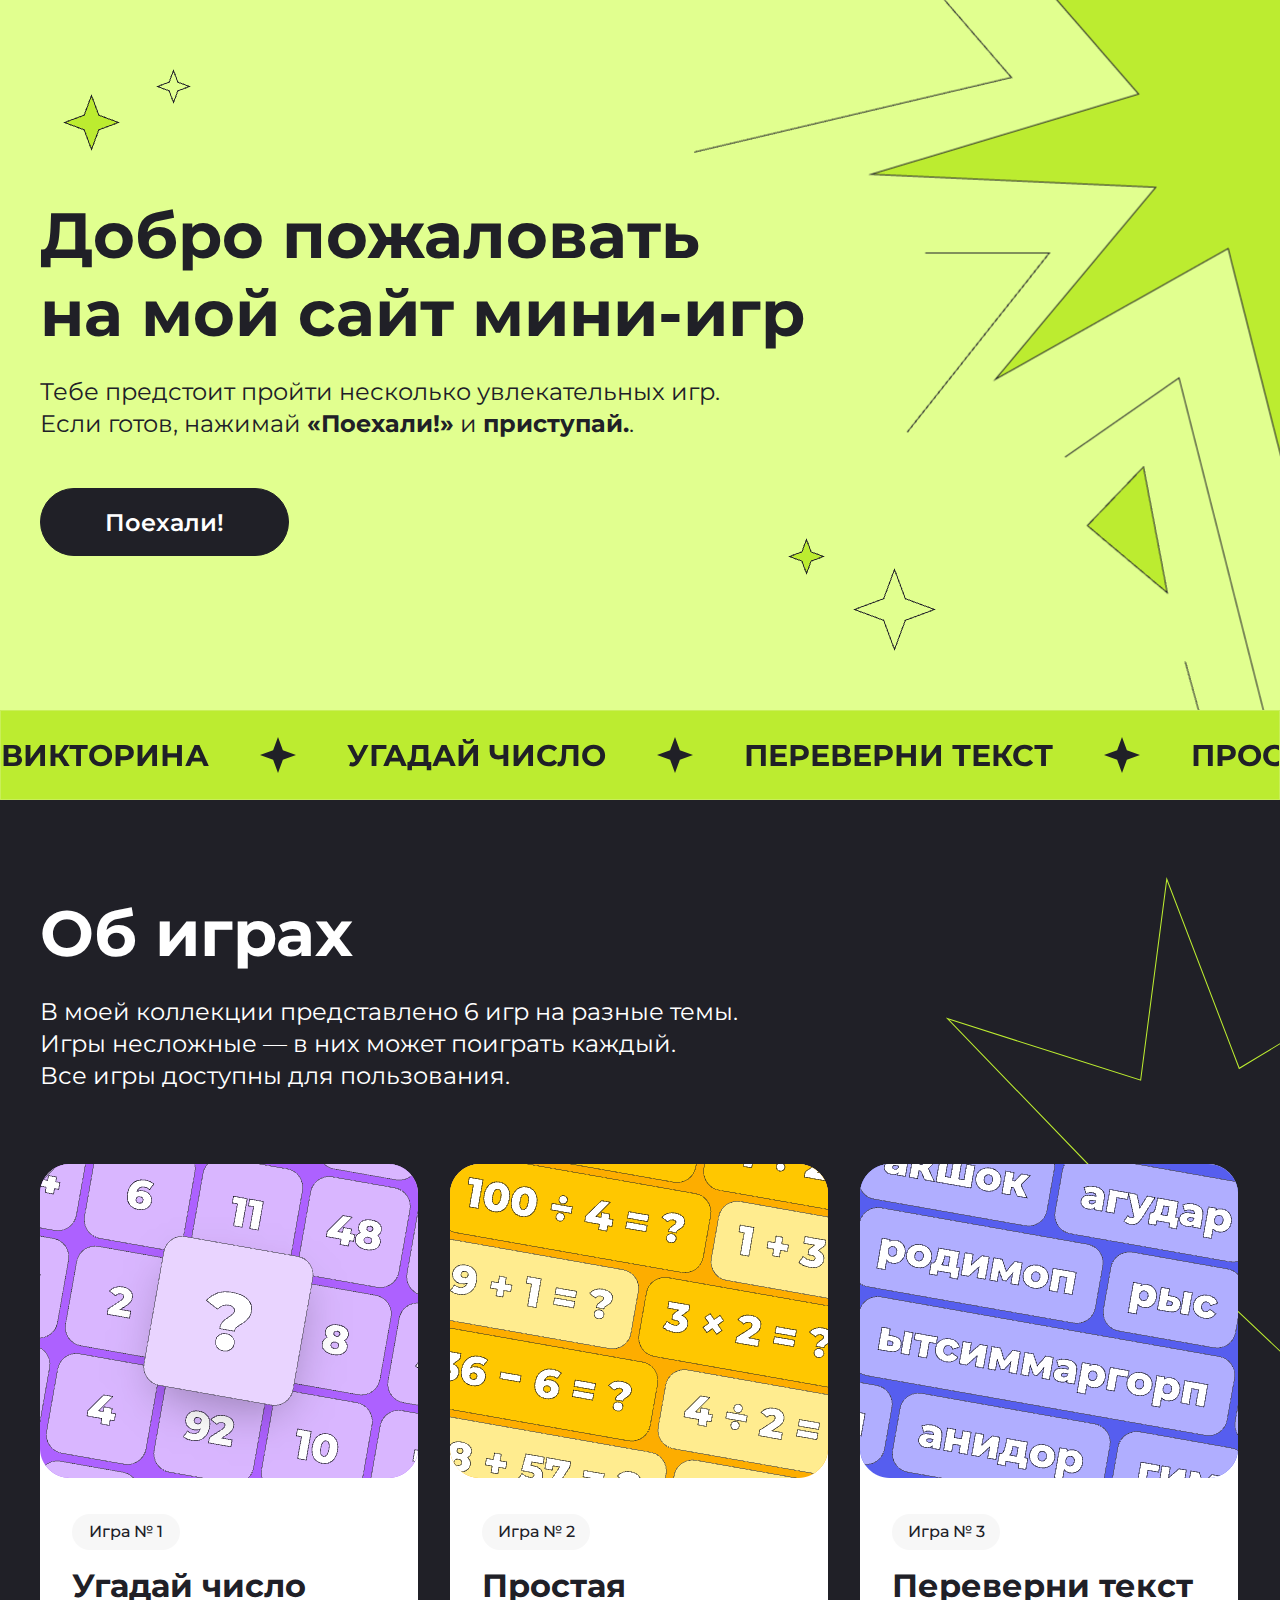
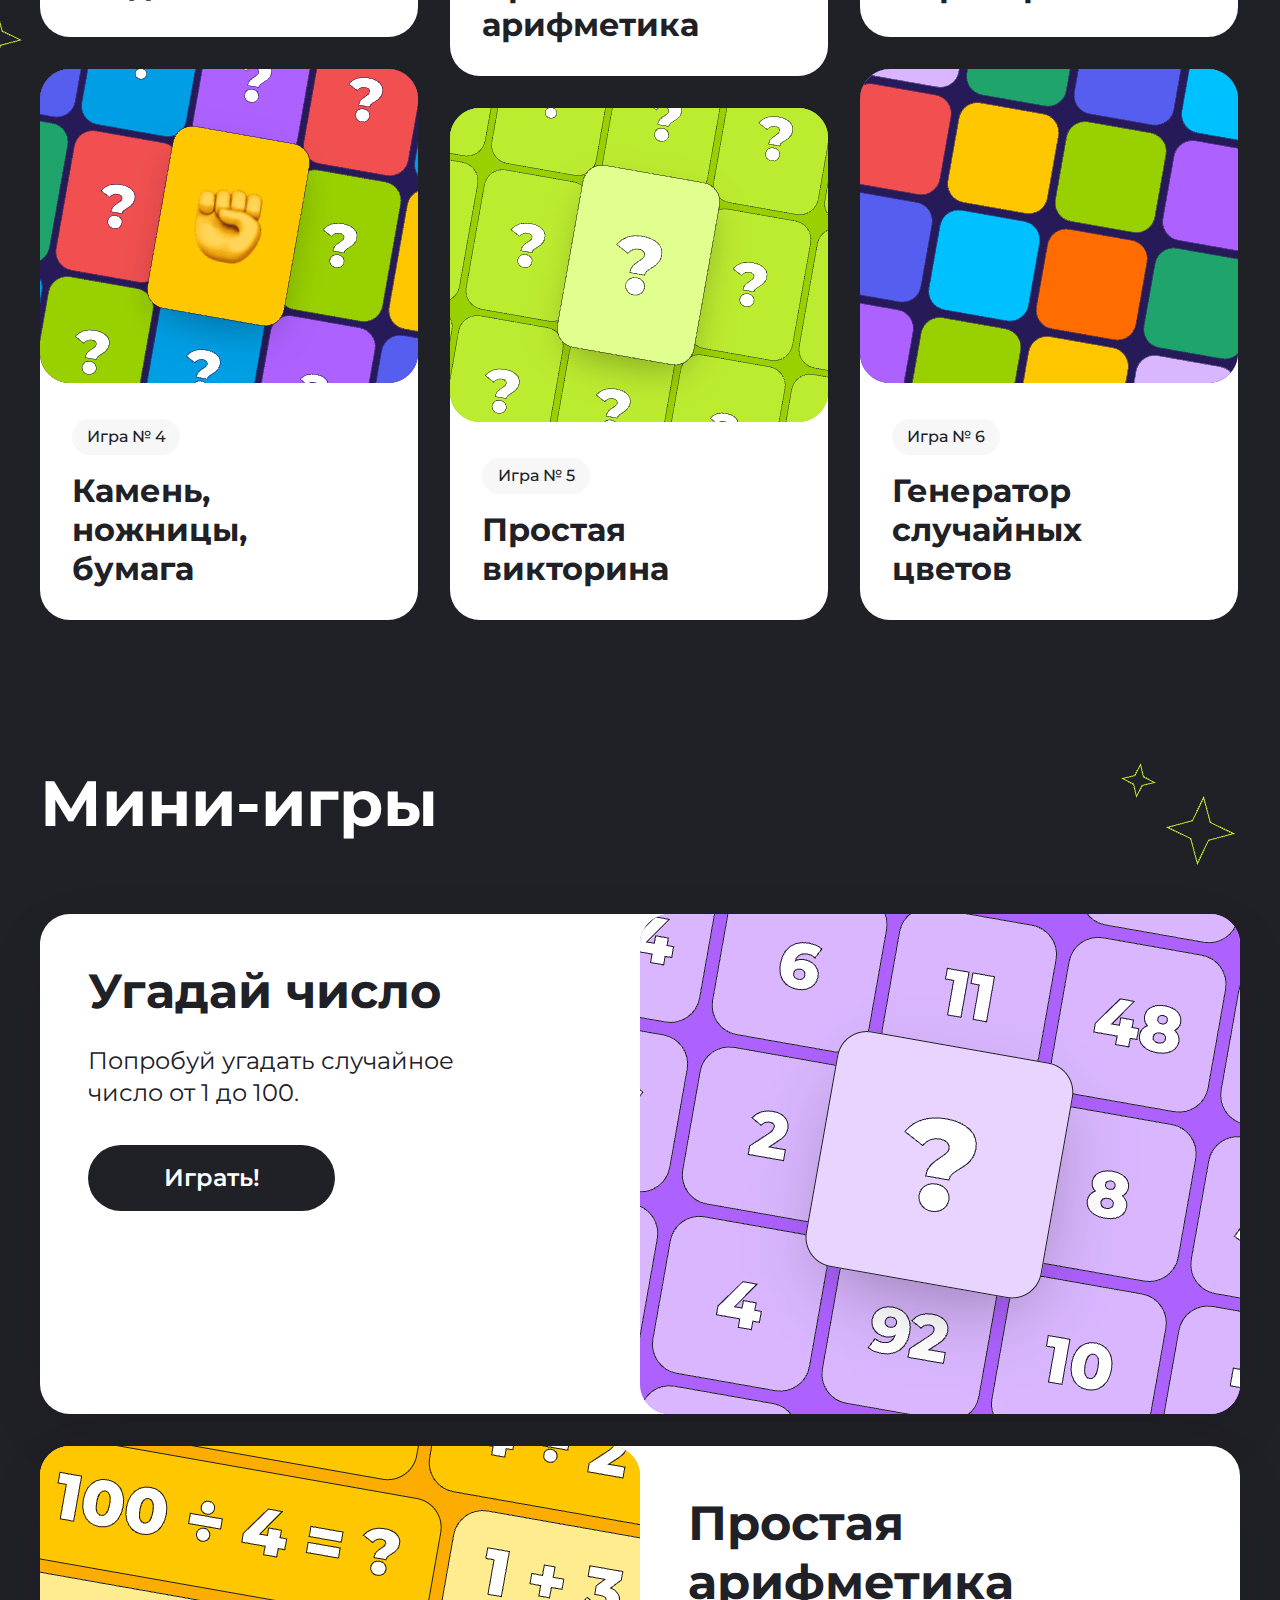
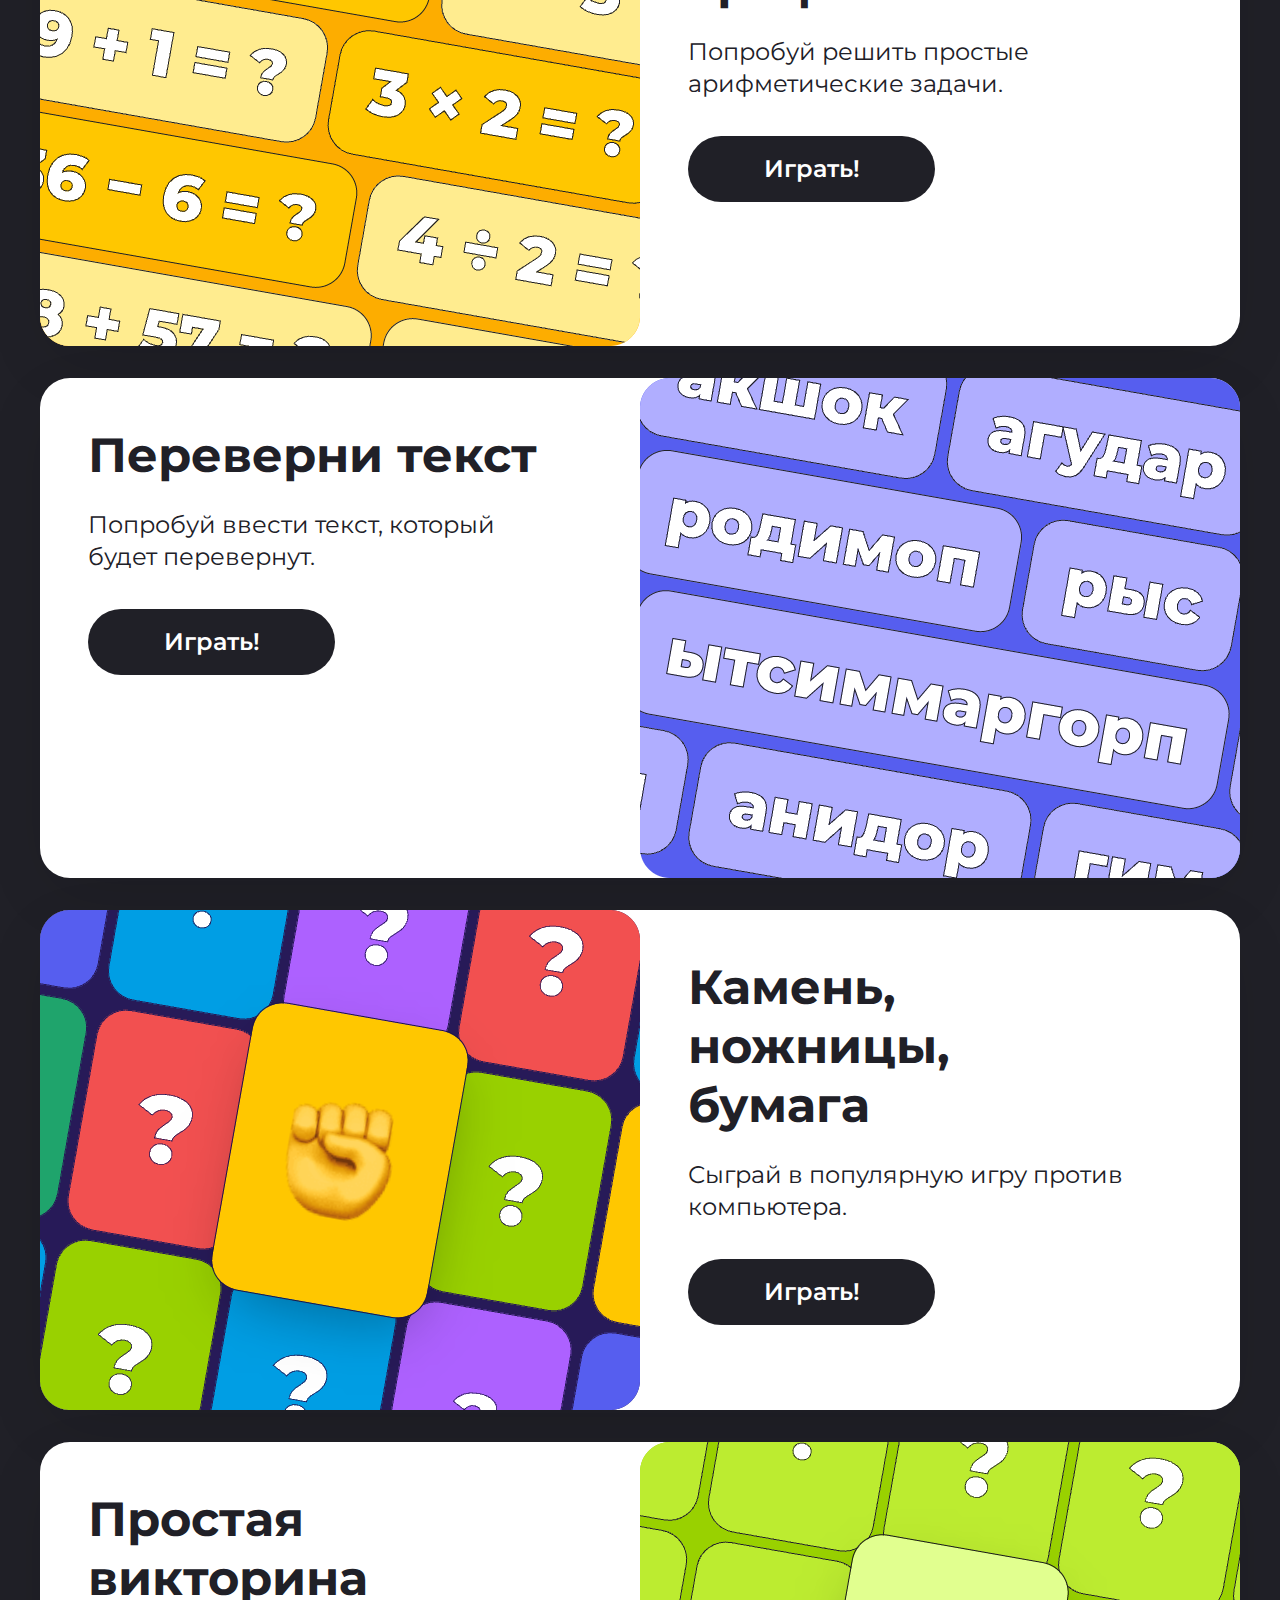
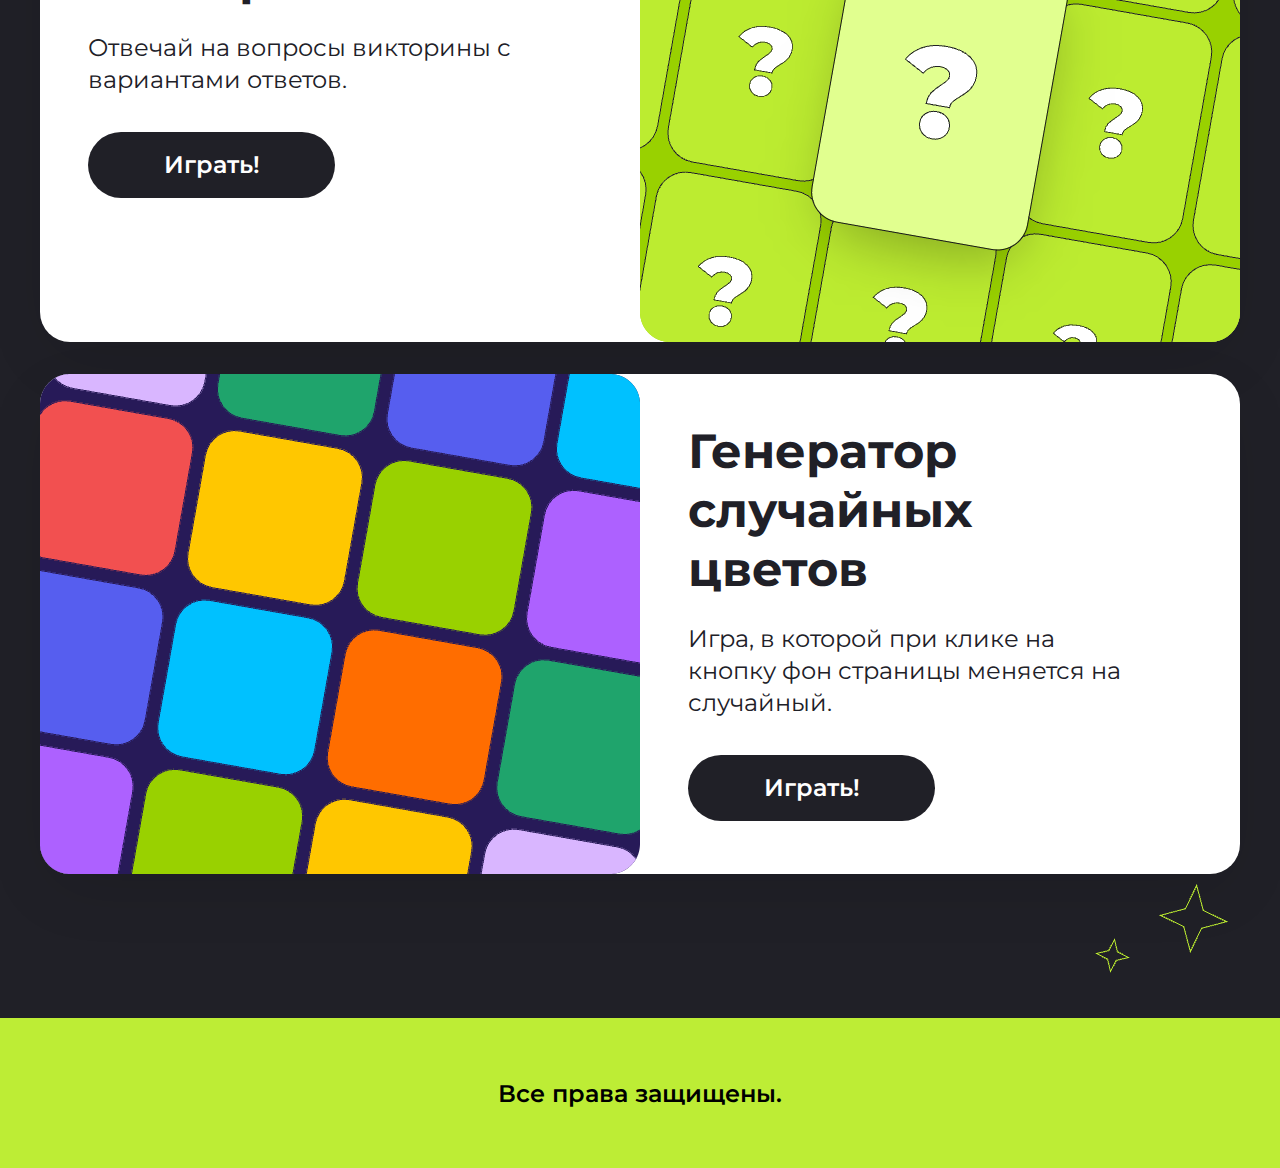
<file: index.html>
<!DOCTYPE html>
<html lang="en">
<head>
    <meta charset="UTF-8">
    <meta name="viewport" content="width=device-width, initial-scale=1.0">
    <title>Homework1</title>
    <link rel="preconnect" href="https://fonts.googleapis.com">
<link rel="preconnect" href="https://fonts.gstatic.com" crossorigin>
<link href="https://fonts.googleapis.com/css2?family=Montserrat:ital,wght@0,100..900;1,100..900&display=swap" rel="stylesheet">  
<link rel="stylesheet" href="style.css">
</head>
<body>
   <div class="top center">
        <div class="top__content">
            <h1 class="top__title"> Добро пожаловать <br/> на мой сайт мини-игр</h1>
            <p class="top__text"> Тебе предстоит пройти несколько увлекательных игр. <br/>Если готов, нажимай <b>«Поехали!»</b> и <b>приступай.</b>.</p>
            <a class="top__link" href="#games-title">Поехали!</a>

            <img class="top__vector top__vector_1" src="img/Star-2.png" alt="star">
            <img class="top__vector top__vector_2" src="img/Star-3.png" alt="star">
            <img class="top__vector top__vector_3" src="img/Star-4.png" alt="star">
            <img class="top__vector top__vector_4" src="img/Star-5.png" alt="star">
            <img class="top__vector top__vector_5" src="img/Star-group.png" alt="star">
            <img class="top__vector top__vector_6" src="img/Star-mobile.png" alt="star">

        </div>
    </div>
    <div class="running-line">
         <div class="running-line__innner">
            <p class="running-line__text">викторина</p>
            <img class="running-line__img" src="img/Star.svg" alt="star">
            <p class="running-line__text">угадай число</p>
            <img class="running-line__img" src="img/Star.svg" alt="star">
            <p class="running-line__text">Переверни текст</p>
            <img class="running-line__img" src="img/Star.svg" alt="star">
            <p class="running-line__text">Простая арифметика</p>
            <img class="running-line__img" src="img/Star.svg" alt="star">
            <p class="running-line__text">Камень, ножницы, бумага</p>
            <img class="running-line__img" src="img/Star.svg" alt="star">
            <p class="running-line__text">Генератор случайных цветов</p>
            <img class="running-line__img" src="img/Star.svg" alt="star">
            </div>
        </div>

    <section class="games__container center">
        
        <h2 id="games-title" class="games__title">Об играх</h2>
        <p class="games__text">
            В моей коллекции представлено 6 игр на разные темы.<br/>
            Игры несложные — в них может поиграть каждый.<br/>
            Все игры доступны для пользования.
        </p>
        <div class="card-box">
            <img class="card-box-vector card-box-vector_1" src="img/Star-1.svg" alt="star">
            <img class="card-box-vector card-box-vector_2" src="img/Star-11.png" alt="star">
            <img class="card-box-vector card-box-vector_3" src="img/Star-12.png" alt="star">
            <div class="card-box-1">
                <a href="#game1" class="game-card">
                    <div class="game-card__content">
                        <img class="game-card__img" src="img/card-1.png" alt="card-1">
                        <p class="game-card__number">Игра № 1</p>
                        <h3 class="game-card__title">Угадай число</h3>
                    </div>
                </a>

                <a href="#game4" class="game-card">
                    <div class="game-card__content game-card__content_big">
                        <img class="game-card__img" src="img/card-4.png" alt="card-4">
                        <p class="game-card__number">Игра № 4</p>
                        <h3 class="game-card__title">Камень, <br/> ножницы,<br/>бумага</h3>
                    </div>
                </a>
            </div>

            <div class="card-box-1">
                <a href="#game2" class="game-card">
                    <div class="game-card__content game-card__content_middle">
                        <img class="game-card__img" src="img/card-2.png" alt="card-2">
                        <p class="game-card__number">Игра № 2</p>
                        <h3 class="game-card__title">Простая <br/> арифметика</h3>
                    </div>
                </a>

                <a href="#game5" class="game-card">
                    <div class="game-card__content game-card__content_middle">
                        <img class="game-card__img" src="img/card-5.png" alt="card-5">
                        <p class="game-card__number">Игра № 5</p>
                        <h3 class="game-card__title">Простая <br/> викторина</h3>
                    </div>
                </a>
            </div>

            <div class="card-box-1">
                <a href="#game3" class="game-card">
                    <div class="game-card__content">
                        <img class="game-card__img" src="img/card-3.png" alt="card-3">
                        <p class="game-card__number">Игра № 3</p>
                        <h3 class="game-card__title">Переверни текст</h3>
                    </div>
                </a>

                <a href="#game6" class="game-card">
                    <div class="game-card__content game-card__content_big">
                        <img class="game-card__img" src="img/card-6.png" alt="card-6">
                        <p class="game-card__number">Игра № 6</p>
                        <h3 class="game-card__title">Генератор <br/> случайных <br/>цветов</h3>
                    </div>
                </a>
            </div>
        </div>
    </section>

    <section class="games__container games__container_mini center">
        <h2 class="games__title">Мини-игры</h2>
        <img class="games__vector games__vector_1" src="img/Star-6.png" alt="star">
        <img class="games__vector games__vector_2" src="img/Star-7.png" alt="star">
        <img class="games__vector games__vector_3" src="img/Star-6.png" alt="star">
        <img class="games__vector games__vector_4" src="img/Star-7.png" alt="star">
        <div class="mini-game__all-games">
                <div class="mini-game__content">
                    <div id="game1" class="mini-game__content-text">
                        <h3 class="mini-game__title">Угадай число</h3>
                        <p class="mini-game__text">Попробуй угадать случайное<br/> число от 1 до 100.</p>
                        <a class="mini-game__link" onclick="guessTheNumber()" href="#">Играть!</a>
                    </div>
                    <img class="mini-game__img-right" src="img/big-card-1.png" alt="card-1">
                </div>
                <div id="game2" class="mini-game__content">
                    <img class="mini-game__img-right" src="img/big-card-2.png" alt="card-2">
                    <div class="mini-game__content-text">
                        <h3 class="mini-game__title">Простая арифметика</h3>
                        <p class="mini-game__text">Попробуй решить простые арифметические задачи.</p>
                        <a class="mini-game__link" onclick="simpleArithmetic()" href="#">Играть!</a>
                    </div>
                </div>
                <div id="game3" class="mini-game__content">
                    <div class="mini-game__content-text">
                        <h3 class="mini-game__title">Переверни текст</h3>
                        <p class="mini-game__text">Попробуй ввести текст, который будет перевернут.</p>
                        <a class="mini-game__link" onclick="reverseText()" href="#">Играть!</a>
                    </div>
                    <img class="mini-game__img-right" src="img/big-card-3.png" alt="card-3">
                </div>
                <div id="game4" class="mini-game__content">
                    <img class="mini-game__img-right" src="img/big-card-4.png" alt="card-4">
                    <div class="mini-game__content-text">
                        <h3 class="mini-game__title">Камень,<br/> ножницы, <br/>бумага</h3>
                        <p class="mini-game__text">Сыграй в популярную игру против компьютера.</p>
                        <a class="mini-game__link" href="#">Играть!</a>
                    </div>
                </div>
                <div id="game5" class="mini-game__content">
                    <div class="mini-game__content-text">
                        <h3 class="mini-game__title">Простая викторина</h3>
                        <p class="mini-game__text">Отвечай на вопросы викторины с вариантами ответов.</p>
                        <a class="mini-game__link" onclick="simpleQuiz()" href="#">Играть!</a>
                    </div>
                    <img class="mini-game__img-right" src="img/big-card-5.png" alt="card-5">
                </div>
                <div id="game6" class="mini-game__content">
                    <img class="mini-game__img-right" src="img/big-card-6.png" alt="card-6">
                    <div class="mini-game__content-text">
                        <h3 class="mini-game__title">Генератор <br/> случайных <br/> цветов</h3>
                        <p class="mini-game__text">Игра, в которой при клике на кнопку фон страницы меняется на случайный.</p>
                        <a class="mini-game__link" href="#">Играть!</a>
                    </div>
                </div>
        </div>
    </section>
     <footer class="footer center">
        <p class="footer__text">Все права защищены.</p>
     </footer>
    <!-- <script src="hw-5.js"></script> -->
    <!-- <script src="hw-6.js"></script> -->
    <!-- <script src="hw-7.js"></script> -->
    <!-- <script src="hw-8.js"></script> -->
    <script src="game1.js"></script>
    <script src="game2.js"></script>
    <script src="game3.js"></script>
    <script src="game5.js"></script>

    <script src="hw-9.js"></script>

</body>
</html>
</file>
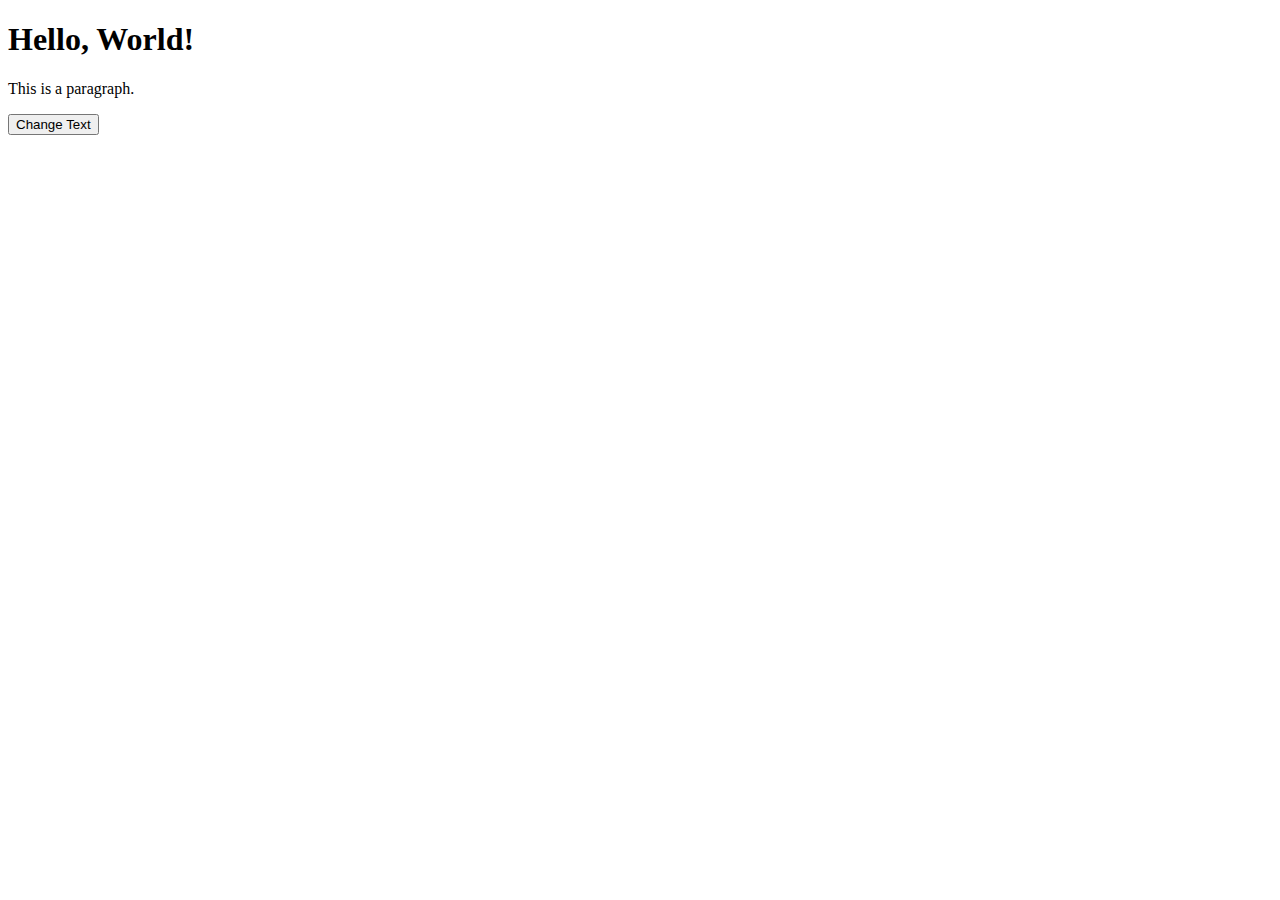
<file: hw-11.html>
<!DOCTYPE html>
<html lang="en">

<head>
   <meta charset="UTF-8">
   <meta name="viewport" content="width=device-width, initial-scale=1.0">
   <title>Document</title>
</head>

<body>
   <h1 class="title">Hello, World!</h1>
   <p class="description">This is a paragraph.</p>
   <button class="button">Change Text</button>
</body>
<script src="hw-11.js"></script>
</html>
</file>
<file: style.css>
* {
  margin: 0;
  padding: 0;
}

a {
  text-decoration: none;
}

body {
  font-family: "Montserrat", sans-serif;
}

.center {
  padding-left: calc(50% - 600px);
  padding-right: calc(50% - 600px);
}

html {
  overflow: auto;
}

.top {
  height: 710px;
  background-color: rgb(225, 255, 143);
  position: relative;
  overflow: hidden;
}
.top__vector_5 {
  position: absolute;
  top: -334px;
  right: -488px;
  height: 1130px;
}
.top__vector_1 {
  position: absolute;
  top: 94px;
  left: 63px;
  height: 57px;
}
.top__vector_2 {
  position: absolute;
  top: 69px;
  left: 156px;
  height: 35px;
}
.top__vector_3 {
  position: absolute;
  height: 83px;
  right: 344px;
  top: 568px;
}
.top__vector_4 {
  position: absolute;
  height: 37px;
  right: 455px;
  top: 538px;
}
.top__vector_6 {
  display: none;
  height: 238px;
}
.top__title {
  color: rgb(32, 32, 39);
  font-size: 64px;
  font-weight: 700;
  line-height: 78px;
  letter-spacing: 0px;
  text-align: left;
  padding-top: 196px;
}
.top__text {
  color: rgb(32, 32, 39);
  font-size: 24px;
  font-weight: 400;
  line-height: 32px;
  letter-spacing: 0px;
  text-align: left;
  padding-top: 24px;
}
.top__link {
  width: 247px;
  height: 66px;
  display: flex;
  flex-direction: column;
  justify-content: center;
  border: 1px solid rgb(32, 32, 39);
  border-radius: 60px;
  background: rgb(32, 32, 39);
  color: rgb(255, 255, 255);
  font-size: 24px;
  font-weight: 600;
  text-align: center;
  margin-top: 48px;
}
.top__link:hover {
  background: rgb(255, 255, 255);
  color: rgb(32, 32, 39);
  border: 1px solid rgb(0, 0, 0);
}

.running-line {
  overflow: hidden;
  width: 100%;
  height: 90px;
  display: flex;
  box-sizing: border-box;
  border: 1px solid rgba(255, 255, 255, 0.2);
  -webkit-backdrop-filter: blur(50px);
  backdrop-filter: blur(50px);
  background: rgb(188, 236, 48);
}
.running-line__innner {
  display: flex;
  align-items: center;
  gap: 51px;
  white-space: nowrap;
  will-change: transform;
  animation: move 10s linear infinite;
}
@keyframes move {
  0% {
    transform: translateX(0);
  }
  100% {
    transform: translateX(-50%);
  }
}
.running-line__text {
  color: rgb(32, 32, 39);
  font-size: 30px;
  font-weight: 700;
  line-height: 110%;
  letter-spacing: 4%;
  text-align: left;
  text-transform: uppercase;
  white-space: nowrap;
}
.running-line__img {
  height: 36px;
}

.games__container {
  background: rgb(32, 32, 39);
  position: relative;
  overflow: auto;
}
.games__title {
  color: rgb(255, 255, 255);
  font-size: 64px;
  font-weight: 700;
  line-height: 78px;
  letter-spacing: 0px;
  text-align: left;
  padding-top: 94px;
}
.games__text {
  color: rgb(255, 255, 255);
  font-size: 24px;
  font-weight: 400;
  line-height: 32px;
  letter-spacing: 0px;
  text-align: left;
  margin-top: 24px;
}
.games__vector_1 {
  position: absolute;
  top: 126px;
  right: 45px;
  height: 69px;
}
.games__vector_2 {
  position: absolute;
  top: 93px;
  right: 124px;
  height: 35px;
}
.games__vector_3 {
  position: absolute;
  bottom: 65px;
  right: 52px;
  height: 69px;
}
.games__vector_4 {
  position: absolute;
  bottom: 45px;
  right: 150px;
  height: 35px;
}

.card-box {
  padding-top: 72px;
  padding-bottom: 50px;
  display: flex;
  flex-direction: row;
  gap: 32px;
  position: relative;
}
.card-box-vector_1 {
  position: absolute;
  height: 584.72px;
  top: -215px;
  right: -262px;
  z-index: 1;
}
.card-box-vector_2 {
  position: absolute;
  top: 478px;
  left: -91px;
}
.card-box-vector_3 {
  position: absolute;
  top: 518px;
  left: -73px;
  height: 54.6px;
}
.card-box-1 {
  display: flex;
  flex-direction: column;
  row-gap: 32px;
}

.game-card {
  z-index: 5;
}
.game-card__content {
  height: 473px;
  border-radius: 30px;
  background-color: rgb(255, 255, 255);
}
.game-card__content_big {
  height: 551px;
}
.game-card__content_middle {
  height: 512px;
}
.game-card__number {
  border-radius: 52.58px;
  background: rgb(247, 247, 247);
  color: rgb(32, 32, 39);
  font-size: 16px;
  font-weight: 500;
  line-height: 35px;
  width: 108px;
  height: 36px;
  margin-left: 32px;
  margin-top: 32px;
  text-align: center;
}
.game-card__title {
  color: rgb(32, 32, 39);
  font-size: 32px;
  font-weight: 700;
  line-height: 39px;
  letter-spacing: 0px;
  text-align: left;
  margin-left: 32px;
  margin-top: 16px;
}
.game-card:hover {
  transform: scale(1.05);
}

.mini-game__all-games {
  display: flex;
  flex-direction: column;
  gap: 32px;
  margin-top: 72px;
  padding-bottom: 144px;
}
.mini-game__content {
  width: 100%;
  border-radius: 30px;
  box-shadow: 0px 20px 67px -12px rgba(0, 0, 0, 0.13);
  background: rgb(255, 255, 255);
  display: flex;
  flex-direction: row;
}
.mini-game__content-text {
  padding: 48px;
  align-items: flex-start;
  width: 600px;
}
.mini-game__title {
  color: rgb(32, 32, 39);
  font-size: 48px;
  font-weight: 700;
  line-height: 59px;
  letter-spacing: 0px;
  text-align: left;
}
.mini-game__text {
  color: rgb(32, 32, 39);
  max-width: 457px;
  font-size: 24px;
  font-weight: 400;
  line-height: 32px;
  letter-spacing: 0px;
  text-align: left;
  padding-top: 24px;
  padding-bottom: 36px;
}
.mini-game__link {
  border-radius: 60px;
  background: rgb(32, 32, 39);
  width: 247px;
  height: 66px;
  font-family: Montserrat;
  font-size: 24px;
  font-weight: 600;
  line-height: 141.69%;
  letter-spacing: 0%;
  text-align: center;
  color: rgb(255, 255, 255);
  display: flex;
  flex-direction: column;
  justify-content: center;
}
.mini-game__link:hover {
  background: rgb(255, 255, 255);
  color: rgb(32, 32, 39);
  border: 1px solid rgb(0, 0, 0);
}
.mini-game__img-right {
  height: 500px;
}

.footer {
  height: 150px;
  background: rgb(189, 237, 53);
  display: flex;
  align-items: center;
  flex-direction: row;
  justify-content: center;
}
.footer__text {
  font-size: 24px;
  font-weight: 600;
  line-height: 29px;
  letter-spacing: 0px;
  text-align: center;
}

@media (max-width: 767px) {
  .center {
    padding-left: 16px;
    padding-right: 16px;
  }
  html {
    overflow-x: hidden;
  }
  .top {
    height: 649px;
    position: relative;
    overflow-x: hidden;
  }
  .top__vector_5 {
    display: none;
  }
  .top__vector_1 {
    position: absolute;
    top: 97px;
    left: 37px;
    height: 35px;
  }
  .top__vector_2 {
    position: absolute;
    top: 64px;
    left: 91px;
    height: 21px;
  }
  .top__vector_3 {
    position: absolute;
    top: 580px;
    left: 303px;
    height: 41px;
  }
  .top__vector_4 {
    position: absolute;
    top: 557px;
    left: 272px;
    height: 18px;
  }
  .top__vector_6 {
    display: block;
    position: absolute;
    top: -103px;
    right: -112px;
  }
  .top__title {
    width: 262px;
    font-size: 40px;
    font-weight: 700;
    line-height: 49px;
    letter-spacing: 0px;
    text-align: center;
    padding-top: 147px;
  }
  .top__text {
    font-size: 16px;
    font-weight: 400;
    line-height: 20px;
    letter-spacing: 0px;
    text-align: center;
    padding-top: 24px;
  }
  .top__link {
    width: 285px;
    height: 55px;
    font-size: 16px;
    margin-top: 36px;
  }
  .top__content {
    display: flex;
    flex-direction: column;
    align-items: center;
  }
  .running-line {
    width: 100%;
    height: 51px;
    gap: 27px;
    overflow-x: hidden;
  }
  .running-line__text {
    font-size: 16px;
  }
  .running-line__img {
    height: 19px;
  }
  .card-box-vector {
    display: none;
  }
  .games__container {
    display: none;
  }
  .games__container_mini {
    display: block;
  }
  .games__vector {
    display: none;
  }
  .games__title {
    font-size: 40px;
    font-weight: 700;
    line-height: 49px;
    letter-spacing: 0px;
    text-align: left;
    padding-top: 48px;
  }
  .mini-game__all-games {
    gap: 24px;
    align-items: center;
    padding-bottom: 10px;
    margin-top: 48px;
  }
  .mini-game__content {
    width: 343px;
    display: flex;
    flex-direction: column;
    justify-content: space-between;
  }
  .mini-game__content-text {
    order: 2;
    padding: 29px;
    display: flex;
    flex-direction: column;
    flex-wrap: wrap;
    width: 285px;
  }
  .mini-game__img-right {
    order: 1;
    height: 284px;
  }
  .mini-game__title {
    font-size: 32px;
    font-weight: 700;
    line-height: 39px;
    letter-spacing: 0px;
    text-align: left;
  }
  .mini-game__text {
    font-size: 16px;
    font-weight: 400;
    line-height: 20px;
    letter-spacing: 0px;
    text-align: left;
    padding-top: 16px;
    padding-bottom: 32px;
  }
  .mini-game__link {
    width: 285px;
    height: 55px;
    font-family: Montserrat;
    font-size: 16px;
    font-weight: 600;
    line-height: 141.69%;
    letter-spacing: 0%;
    text-align: center;
  }
  .footer {
    height: 100px;
  }
  .footer__text {
    font-size: 16px;
  }
}
@media (min-width: 678px) and (max-width: 1199px) {
  .center {
    padding-left: calc(50% - 393px);
    padding-right: calc(50% - 393px);
  }
  .top__vector_5 {
    display: none;
  }
  .running-line {
    width: 100%;
  }
  .card-box {
    display: flex;
    flex-direction: column;
  }
  .card-box-vector {
    display: none;
  }
  .card-box-1 {
    display: flex;
    flex-direction: row;
    justify-content: space-between;
  }
  .game-card__content {
    height: 551px;
  }
  .mini-game__content-text {
    padding: 36px;
  }
  .mini-game__img-right {
    height: 350px;
  }
  .mini-game__title {
    font-size: 36px;
    line-height: 40px;
  }
  .mini-game__text {
    font-size: 16px;
    line-height: 25px;
    padding-top: 12px;
    padding-bottom: 18px;
  }
}/*# sourceMappingURL=style.css.map */
</file>
